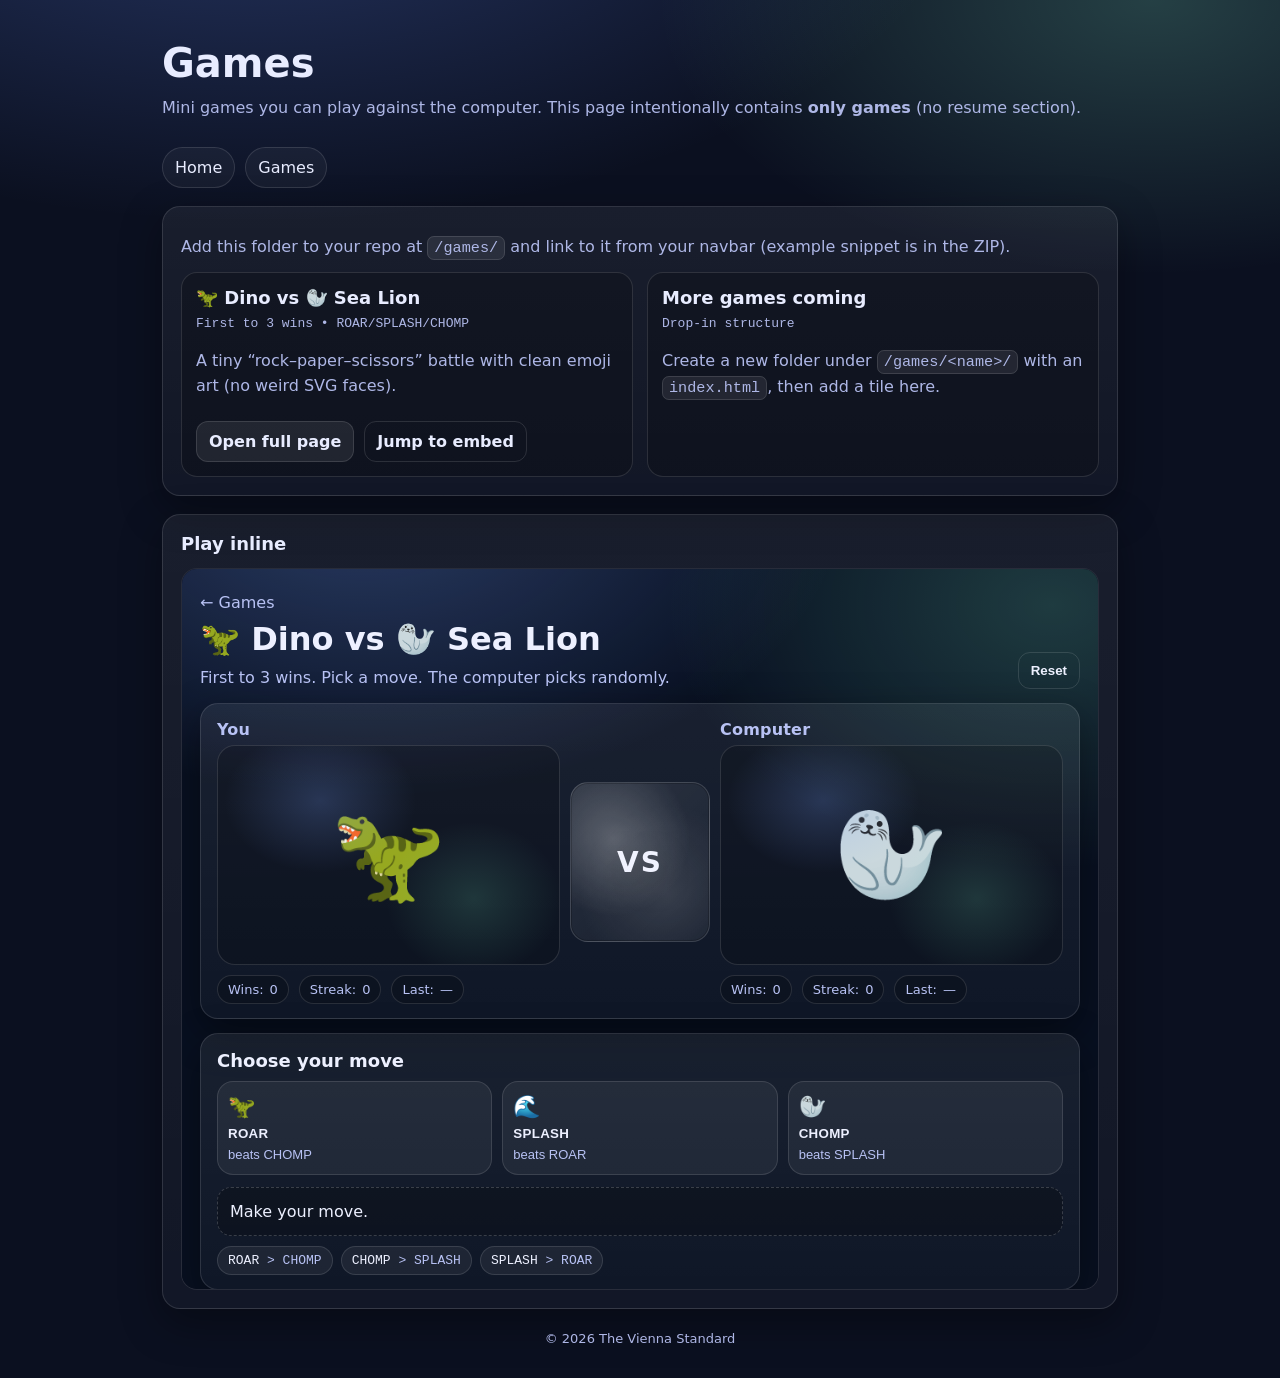
<file: games/index.html>
<!doctype html>
<html lang="en">
<head>
  <meta charset="utf-8" />
  <meta name="viewport" content="width=device-width,initial-scale=1" />
  <title>The Vienna Standard — Games</title>
  <meta name="description" content="Mini games hosted on The Vienna Standard." />
  <style>
    :root{
      --bg:#0b1020;
      --card:#121a33;
      --text:#e8ecff;
      --muted:#aeb7e6;
      --line:rgba(255,255,255,.12);
      --shadow: 0 14px 40px rgba(0,0,0,.35);
      --radius: 18px;
      --sans: system-ui, -apple-system, Segoe UI, Roboto, Helvetica, Arial, "Apple Color Emoji","Segoe UI Emoji";
      --mono: ui-monospace, SFMono-Regular, Menlo, Monaco, Consolas, "Liberation Mono", "Courier New", monospace;
    }
    *{box-sizing:border-box}
    body{
      margin:0;
      font-family:var(--sans);
      background: radial-gradient(1200px 600px at 20% -10%, rgba(100,140,255,.30), transparent 60%),
                  radial-gradient(900px 500px at 90% 0%, rgba(140,255,214,.20), transparent 55%),
                  var(--bg);
      color:var(--text);
    }
    a{color:var(--text)}
    .wrap{max-width:1000px; margin:0 auto; padding:22px}
    header{
      display:flex; align-items:flex-end; justify-content:space-between; gap:16px; flex-wrap:wrap;
      padding-top:18px;
    }
    h1{margin:0; font-size:clamp(26px, 3.5vw, 40px)}
    p{margin:10px 0; color:var(--muted); line-height:1.55}
    .nav{display:flex; gap:10px; flex-wrap:wrap}
    .nav a{
      text-decoration:none;
      padding:10px 12px;
      border:1px solid var(--line);
      border-radius:999px;
      background:rgba(255,255,255,.04);
    }
    .nav a:hover{background:rgba(255,255,255,.08)}
    .card{
      margin-top:18px;
      padding:18px;
      background:linear-gradient(180deg, rgba(255,255,255,.06), rgba(255,255,255,.03));
      border:1px solid var(--line);
      border-radius:var(--radius);
      box-shadow:var(--shadow);
    }
    .grid{
      display:grid;
      grid-template-columns: repeat(2, minmax(0,1fr));
      gap:14px;
      margin-top:12px;
    }
    .tile{
      display:flex; flex-direction:column; gap:8px;
      padding:14px;
      border-radius:16px;
      border:1px solid var(--line);
      background:rgba(0,0,0,.20);
    }
    .tile h2{margin:0; font-size:18px}
    .tile .meta{font-family:var(--mono); font-size:13px; color:var(--muted)}
    .btnrow{display:flex; gap:10px; flex-wrap:wrap; margin-top:4px}
    .btn{
      display:inline-flex; align-items:center; justify-content:center;
      padding:10px 12px;
      border-radius:12px;
      border:1px solid var(--line);
      background:rgba(255,255,255,.08);
      text-decoration:none;
      font-weight:650;
    }
    .btn:hover{background:rgba(255,255,255,.12)}
    .btn.ghost{background:transparent}
    .frame{
      margin-top:14px;
      border-radius:16px;
      overflow:hidden;
      border:1px solid var(--line);
      background:#0a0f1f;
    }
    iframe{width:100%; height:720px; border:0; display:block}
    footer{margin:22px 0 10px; color:var(--muted); font-size:13px; text-align:center}
    code{font-family:var(--mono); font-size:.95em; padding:2px 6px; border-radius:7px; background:rgba(255,255,255,.08); border:1px solid var(--line)}
    @media (max-width:800px){
      .grid{grid-template-columns:1fr}
      iframe{height:780px}
    }
  </style>
</head>
<body>
  <div class="wrap">
    <header>
      <div>
        <h1>Games</h1>
        <p>Mini games you can play against the computer. This page intentionally contains <strong>only games</strong> (no resume section).</p>
      </div>
      <nav class="nav" aria-label="Site navigation">
        <!-- Adjust the Home link if your main page lives elsewhere -->
        <a href="../">Home</a>
        <a href="./">Games</a>
      </nav>
    </header>

    <section class="card">
      <p class="meta">
        Add this folder to your repo at <code>/games/</code> and link to it from your navbar (example snippet is in the ZIP).
      </p>

      <div class="grid">
        <div class="tile">
          <h2>🦖 Dino vs 🦭 Sea Lion</h2>
          <div class="meta">First to 3 wins • ROAR/SPLASH/CHOMP</div>
          <p>A tiny “rock–paper–scissors” battle with clean emoji art (no weird SVG faces).</p>
          <div class="btnrow">
            <a class="btn" href="./dino-sealion/">Open full page</a>
            <a class="btn ghost" href="#embed">Jump to embed</a>
          </div>
        </div>

        <div class="tile">
          <h2>More games coming</h2>
          <div class="meta">Drop-in structure</div>
          <p>Create a new folder under <code>/games/&lt;name&gt;/</code> with an <code>index.html</code>, then add a tile here.</p>
        </div>
      </div>
    </section>

    <section id="embed" class="card">
      <h2 style="margin:0 0 10px; font-size:18px;">Play inline</h2>
      <div class="frame">
        <iframe title="Dino vs Sea Lion" src="./dino-sealion/" loading="lazy"></iframe>
      </div>
    </section>

    <footer>© 2026 The Vienna Standard</footer>
  </div>
</body>
</html>
</file>
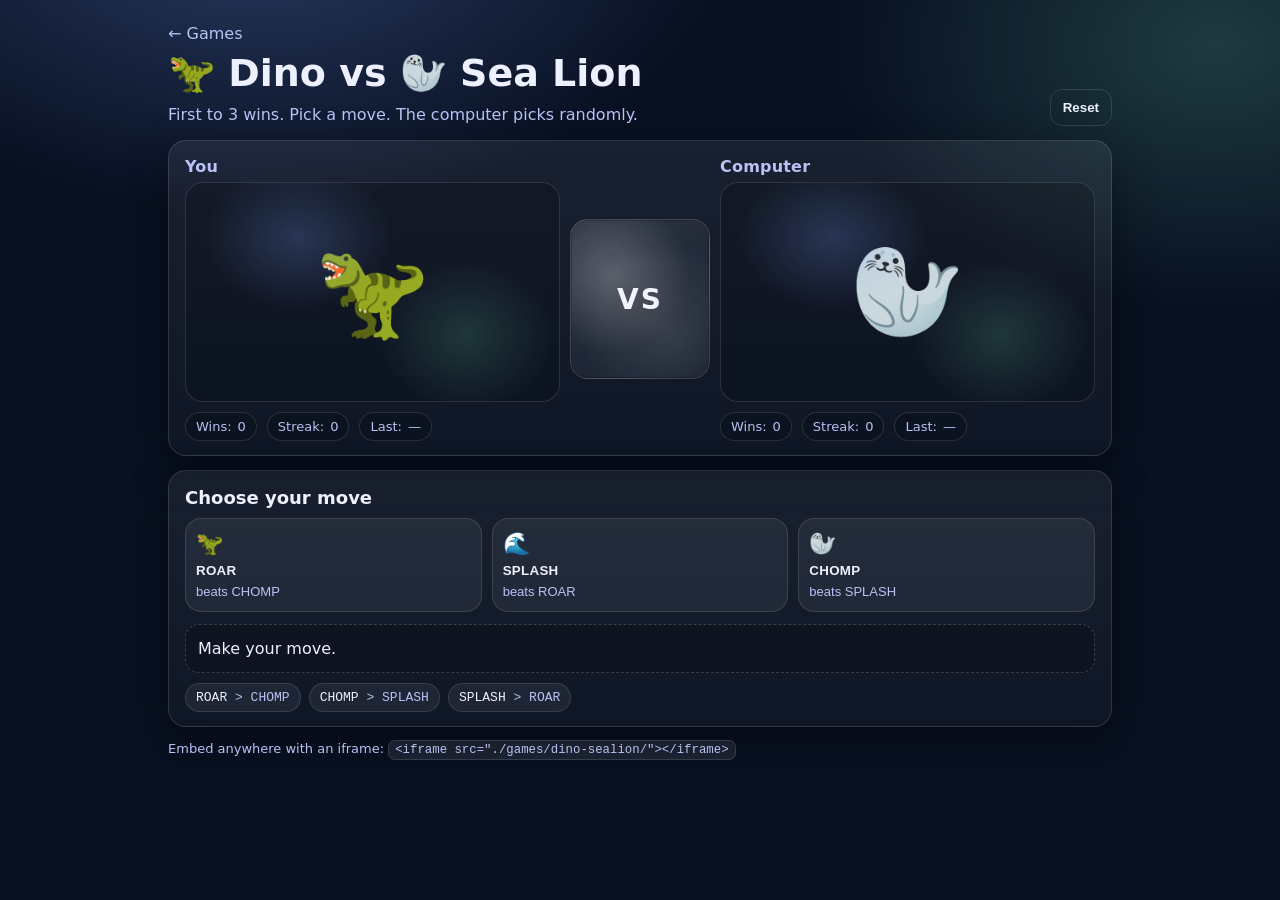
<file: games/dino-sealion/index.html>
<!doctype html>
<html lang="en">
<head>
  <meta charset="utf-8" />
  <meta name="viewport" content="width=device-width,initial-scale=1" />
  <title>Dino vs Sea Lion</title>
  <link rel="stylesheet" href="./style.css" />
</head>
<body>
  <div class="wrap">
    <header class="top">
      <div>
        <a class="back" href="../">← Games</a>
        <h1>🦖 Dino vs 🦭 Sea Lion</h1>
        <p class="sub">First to 3 wins. Pick a move. The computer picks randomly.</p>
      </div>
      <div class="actions">
        <button id="btnReset" class="btn ghost" type="button">Reset</button>
      </div>
    </header>

    <section class="arena card" aria-live="polite">
      <div class="fighter">
        <div class="label">You</div>
        <div class="avatar" id="youAvatar" aria-hidden="true">🦖</div>
        <div class="statRow">
          <div class="pill">Wins: <span id="youWins">0</span></div>
          <div class="pill">Streak: <span id="youStreak">0</span></div>
          <div class="pill">Last: <span id="youLast">—</span></div>
        </div>
      </div>

      <div class="vs" aria-hidden="true">
        <div class="burst"></div>
        <div class="vsText">VS</div>
      </div>

      <div class="fighter">
        <div class="label">Computer</div>
        <div class="avatar" id="cpuAvatar" aria-hidden="true">🦭</div>
        <div class="statRow">
          <div class="pill">Wins: <span id="cpuWins">0</span></div>
          <div class="pill">Streak: <span id="cpuStreak">0</span></div>
          <div class="pill">Last: <span id="cpuLast">—</span></div>
        </div>
      </div>
    </section>

    <section class="card">
      <h2 class="h2">Choose your move</h2>

      <div class="moves" role="group" aria-label="Move selection">
        <button class="move" data-move="roar" type="button">
          <span class="emoji" aria-hidden="true">🦖</span>
          <span class="name">ROAR</span>
          <span class="hint">beats CHOMP</span>
        </button>

        <button class="move" data-move="splash" type="button">
          <span class="emoji" aria-hidden="true">🌊</span>
          <span class="name">SPLASH</span>
          <span class="hint">beats ROAR</span>
        </button>

        <button class="move" data-move="chomp" type="button">
          <span class="emoji" aria-hidden="true">🦭</span>
          <span class="name">CHOMP</span>
          <span class="hint">beats SPLASH</span>
        </button>
      </div>

      <div class="readout" id="readout" role="status">Make your move.</div>

      <div class="mini">
        <div class="legend">
          <div class="chip"><span class="k">ROAR</span> > CHOMP</div>
          <div class="chip"><span class="k">CHOMP</span> > SPLASH</div>
          <div class="chip"><span class="k">SPLASH</span> > ROAR</div>
        </div>
      </div>
    </section>

    <footer class="footer">
      <span>Embed anywhere with an iframe: <code>&lt;iframe src="./games/dino-sealion/"&gt;&lt;/iframe&gt;</code></span>
    </footer>
  </div>

  <script src="./script.js"></script>
</body>
</html>
</file>
<file: games/dino-sealion/style.css>
:root{
  --bg:#081021;
  --card:#0f1a33;
  --text:#edf0ff;
  --muted:#b8c2f4;
  --line:rgba(255,255,255,.12);
  --shadow: 0 14px 40px rgba(0,0,0,.42);
  --radius: 18px;
  --mono: ui-monospace, SFMono-Regular, Menlo, Monaco, Consolas, "Liberation Mono", "Courier New", monospace;
  --sans: system-ui, -apple-system, Segoe UI, Roboto, Helvetica, Arial, "Apple Color Emoji","Segoe UI Emoji";
}
*{box-sizing:border-box}
html,body{height:100%}
body{
  margin:0;
  font-family:var(--sans);
  background: radial-gradient(800px 500px at 20% -10%, rgba(120,160,255,.30), transparent 60%),
              radial-gradient(700px 480px at 95% 5%, rgba(130,255,205,.18), transparent 55%),
              var(--bg);
  color:var(--text);
}
.wrap{max-width:980px; margin:0 auto; padding:18px}
a{color:var(--text)}
.back{display:inline-block; margin-bottom:8px; text-decoration:none; color:var(--muted)}
.back:hover{color:var(--text)}
.top{
  display:flex; align-items:flex-end; justify-content:space-between;
  gap:14px; flex-wrap:wrap;
  padding-top:6px;
}
h1{margin:0; font-size:clamp(26px, 3.5vw, 38px)}
.sub{margin:8px 0 0; color:var(--muted); max-width:62ch; line-height:1.45}
.card{
  margin-top:14px;
  padding:16px 16px 14px;
  background:linear-gradient(180deg, rgba(255,255,255,.07), rgba(255,255,255,.03));
  border:1px solid var(--line);
  border-radius:var(--radius);
  box-shadow:var(--shadow);
}
.btn{
  display:inline-flex; align-items:center; justify-content:center;
  padding:10px 12px;
  border-radius:12px;
  border:1px solid var(--line);
  background:rgba(255,255,255,.10);
  color:var(--text);
  font-weight:650;
  cursor:pointer;
}
.btn:hover{background:rgba(255,255,255,.14)}
.btn.ghost{background:transparent}

.arena{
  display:grid;
  grid-template-columns: 1fr 140px 1fr;
  align-items:center;
  gap:10px;
}
.fighter .label{
  color:var(--muted);
  font-weight:700;
  letter-spacing:.2px;
  margin-bottom:6px;
}
.avatar{
  height:220px;
  border:1px solid var(--line);
  border-radius:18px;
  background:rgba(0,0,0,.18);
  display:grid;
  place-items:center;
  font-size:92px;
  position:relative;
  overflow:hidden;
}
.avatar::before{
  content:"";
  position:absolute; inset:0;
  background:
    radial-gradient(160px 120px at 30% 25%, rgba(120,160,255,.22), transparent 60%),
    radial-gradient(160px 140px at 75% 70%, rgba(130,255,205,.14), transparent 55%);
}
.avatar > *{position:relative; z-index:1}

.statRow{
  display:flex; gap:10px; flex-wrap:wrap;
  margin-top:10px;
}
.pill{
  display:inline-flex; gap:6px; align-items:center;
  padding:6px 10px;
  border-radius:999px;
  border:1px solid var(--line);
  background:rgba(0,0,0,.20);
  color:var(--muted);
  font-size:13px;
}

.vs{position:relative; height:160px; display:grid; place-items:center}
.vsText{font-weight:900; letter-spacing:2px; font-size:28px; text-shadow: 0 10px 28px rgba(0,0,0,.55)}
.burst{
  position:absolute; inset:0;
  border-radius:18px;
  background:
    radial-gradient(circle at 30% 35%, rgba(255,255,255,.24), transparent 55%),
    radial-gradient(circle at 70% 70%, rgba(255,255,255,.12), transparent 60%),
    linear-gradient(135deg, rgba(255,255,255,.10), rgba(255,255,255,.02));
  border:1px solid var(--line);
  box-shadow: inset 0 0 0 1px rgba(0,0,0,.20);
}

.h2{margin:0 0 8px; font-size:18px}
.moves{
  margin-top:10px;
  display:grid;
  grid-template-columns: repeat(3, minmax(0,1fr));
  gap:10px;
}
.move{
  border-radius:16px;
  border:1px solid var(--line);
  background:rgba(255,255,255,.06);
  color:var(--text);
  padding:12px 10px;
  cursor:pointer;
  text-align:left;
  display:grid;
  gap:6px;
  min-height:92px;
}
.move:hover{background:rgba(255,255,255,.10)}
.move:disabled{opacity:.55; cursor:not-allowed}
.emoji{font-size:22px}
.name{font-weight:850; letter-spacing:.3px}
.hint{color:var(--muted); font-size:13px}

.readout{
  margin-top:12px;
  padding:12px 12px;
  border-radius:14px;
  border:1px dashed rgba(255,255,255,.18);
  color:var(--text);
  background:rgba(0,0,0,.22);
  line-height:1.45;
}
.legend{display:flex; gap:8px; flex-wrap:wrap; margin-top:10px}
.chip{
  font-family:var(--mono);
  font-size:13px;
  border:1px solid var(--line);
  border-radius:999px;
  padding:6px 10px;
  background:rgba(255,255,255,.06);
  color:var(--muted);
}
.k{color:var(--text)}
.footer{margin-top:14px; color:var(--muted); font-size:13px}
code{
  font-family:var(--mono);
  font-size:.95em;
  padding:2px 6px;
  border-radius:7px;
  background:rgba(255,255,255,.08);
  border:1px solid var(--line);
}
@media (max-width:820px){
  .arena{grid-template-columns:1fr; gap:12px}
  .vs{height:90px}
  .avatar{height:200px}
  .moves{grid-template-columns:1fr}
}
</file>
